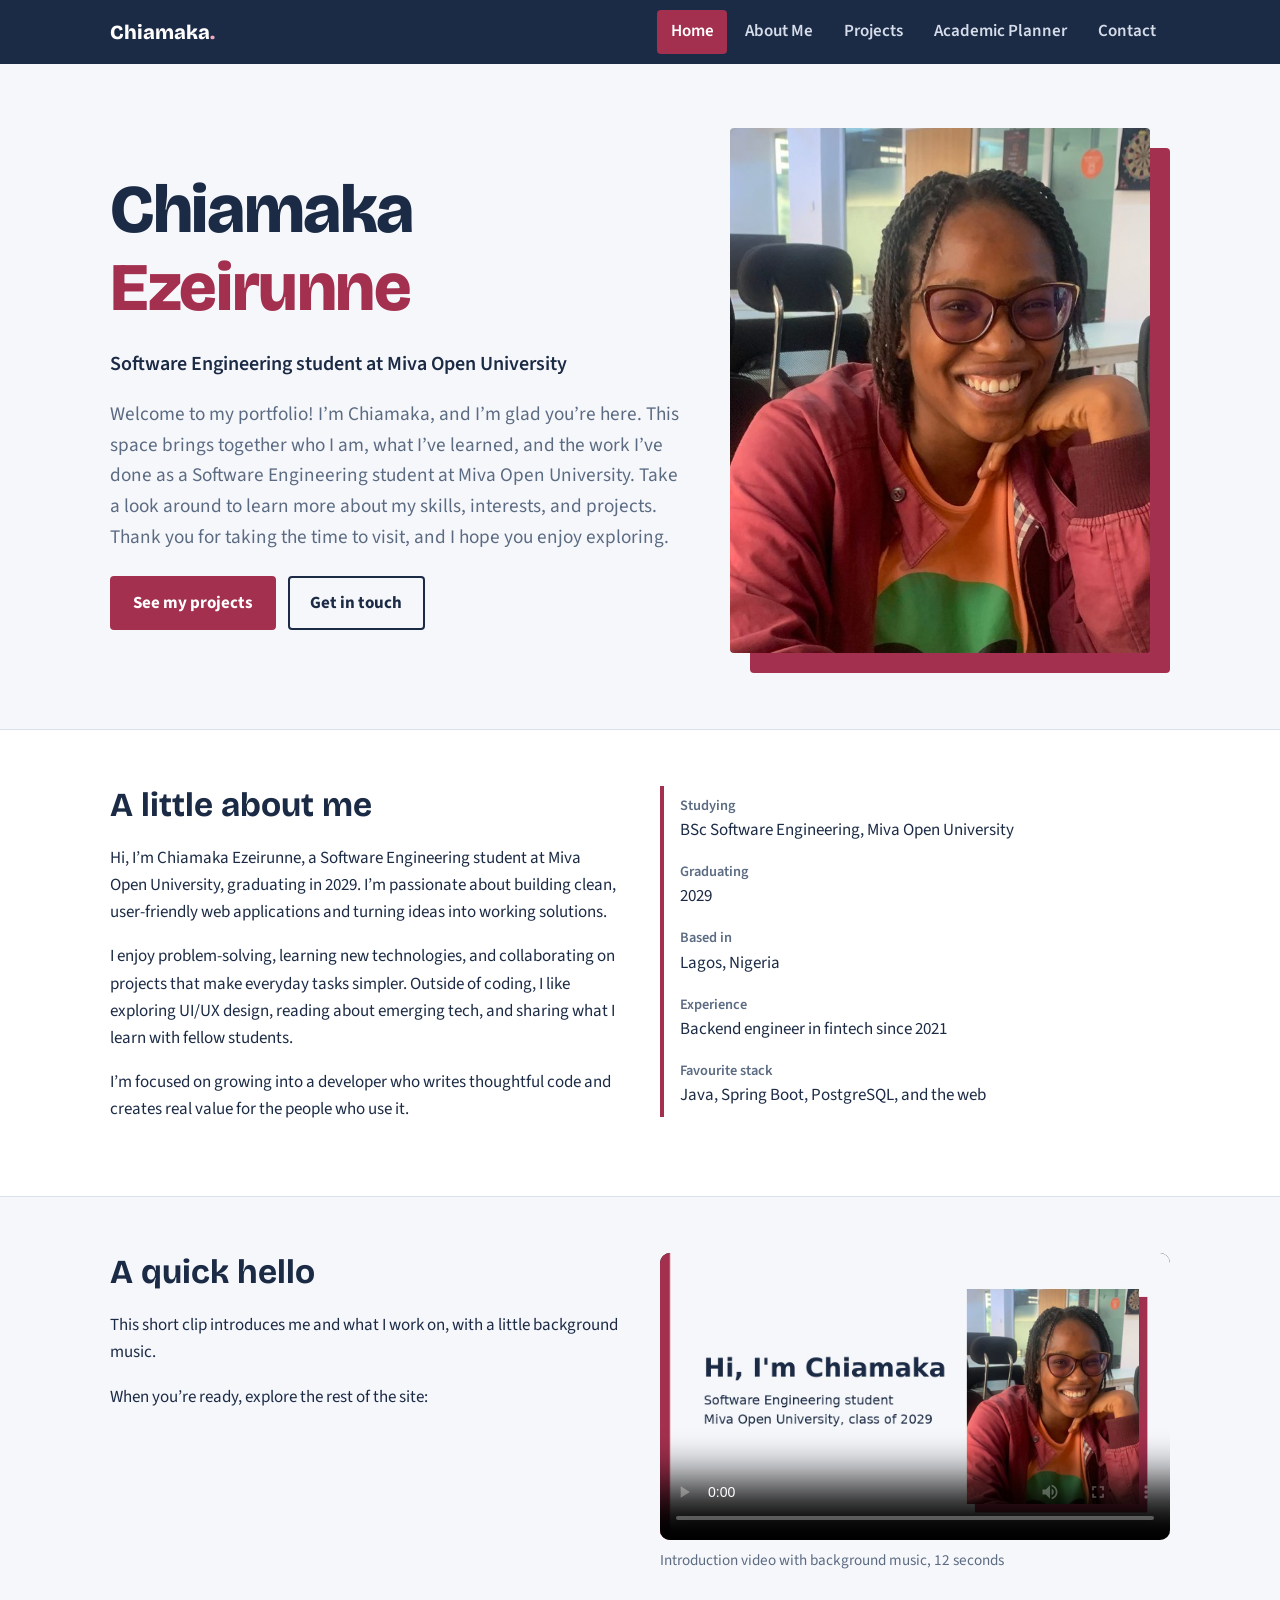
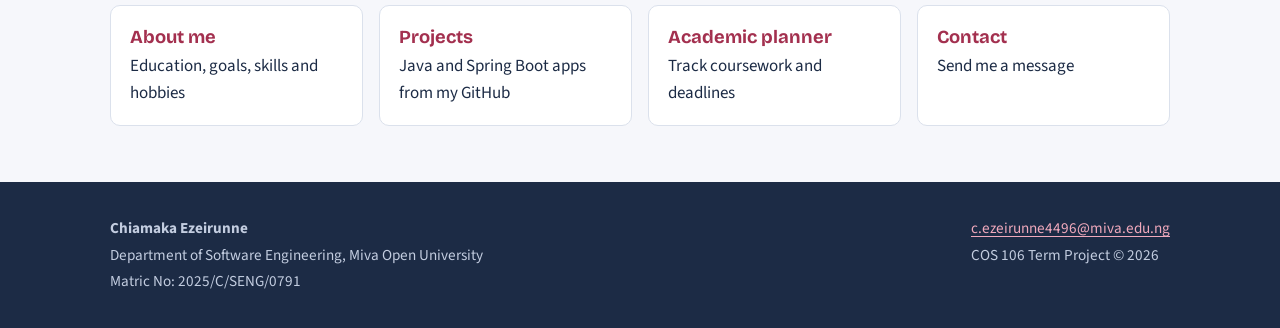
<file: index.html>
<!DOCTYPE html>
<html lang="en">
<head>
  <meta charset="UTF-8">
  <meta name="viewport" content="width=device-width, initial-scale=1">
  <meta name="description" content="Portfolio of Chiamaka Ezeirunne, Software Engineering student at Miva Open University.">
  <title>Home | Chiamaka Ezeirunne</title>
  <link rel="preconnect" href="https://fonts.googleapis.com">
  <link rel="preconnect" href="https://fonts.gstatic.com" crossorigin>
  <link href="https://fonts.googleapis.com/css2?family=Bricolage+Grotesque:wght@600;700;800&family=Source+Sans+3:wght@400;600;700&display=swap" rel="stylesheet">
  <link rel="stylesheet" href="css/style.css">
</head>
<body>
  <a class="skip-link" href="#main">Skip to main content</a>
  <header class="site-header">
    <nav class="nav container" aria-label="Main navigation">
      <a class="brand" href="index.html">Chiamaka<span>.</span></a>
      <button class="nav-toggle" type="button" aria-expanded="false" aria-controls="nav-links">Menu</button>
      <ul class="nav-links" id="nav-links">
        <li><a href="index.html" aria-current="page">Home</a></li>
        <li><a href="about.html">About Me</a></li>
        <li><a href="projects.html">Projects</a></li>
        <li><a href="planner.html">Academic Planner</a></li>
        <li><a href="contact.html">Contact</a></li>
      </ul>
    </nav>
  </header>

  <main id="main">
    <section class="hero">
      <div class="container hero__grid">
        <div>
          <h1 class="hero__name">Chiamaka <span>Ezeirunne</span></h1>
          <p class="hero__role">Software Engineering student at Miva Open University</p>
          <p class="lead">Welcome to my portfolio! I&rsquo;m Chiamaka, and I&rsquo;m glad you&rsquo;re here. This space brings together who I am, what I&rsquo;ve learned, and the work I&rsquo;ve done as a Software Engineering student at Miva Open University. Take a look around to learn more about my skills, interests, and projects. Thank you for taking the time to visit, and I hope you enjoy exploring.</p>
          <div class="hero__actions">
            <a class="btn" href="projects.html">See my projects</a>
            <a class="btn btn--ghost" href="contact.html">Get in touch</a>
          </div>
        </div>
        <figure class="portrait">
          <img src="images/chiamaka.jpg" alt="Chiamaka Ezeirunne smiling at her desk, wearing glasses and a maroon jacket" width="640" height="800">
        </figure>
      </div>
    </section>

    <section class="section section--white" aria-labelledby="bio-heading">
      <div class="container split">
        <article class="prose">
          <h2 id="bio-heading">A little about me</h2>
          <p>Hi, I&rsquo;m Chiamaka Ezeirunne, a Software Engineering student at Miva Open University, graduating in 2029. I&rsquo;m passionate about building clean, user-friendly web applications and turning ideas into working solutions.</p>
          <p>I enjoy problem-solving, learning new technologies, and collaborating on projects that make everyday tasks simpler. Outside of coding, I like exploring UI/UX design, reading about emerging tech, and sharing what I learn with fellow students.</p>
          <p>I&rsquo;m focused on growing into a developer who writes thoughtful code and creates real value for the people who use it.</p>
        </article>
        <ul class="facts" aria-label="Quick facts">
          <li><strong>Studying</strong>BSc Software Engineering, Miva Open University</li>
          <li><strong>Graduating</strong>2029</li>
          <li><strong>Based in</strong>Lagos, Nigeria</li>
          <li><strong>Experience</strong>Backend engineer in fintech since 2021</li>
          <li><strong>Favourite stack</strong>Java, Spring Boot, PostgreSQL, and the web</li>
        </ul>
      </div>
    </section>

    <section class="section" aria-labelledby="video-heading">
      <div class="container split">
        <div class="prose">
          <h2 id="video-heading">A quick hello</h2>
          <p>This short clip introduces me and what I work on, with a little background music.</p>
          <p>When you&rsquo;re ready, explore the rest of the site:</p>
        </div>
        <figure class="video-frame">
          <video controls playsinline preload="metadata" poster="media/intro-poster.jpg">
            <source src="media/intro.mp4" type="video/mp4">
            Your browser does not support the video element.
          </video>
          <figcaption>Introduction video with background music, 12 seconds</figcaption>
        </figure>
      </div>
      <div class="container" style="margin-top:2rem">
        <ul class="page-links">
          <li><a href="about.html"><strong>About me</strong>Education, goals, skills and hobbies</a></li>
          <li><a href="projects.html"><strong>Projects</strong>Java and Spring Boot apps from my GitHub</a></li>
          <li><a href="planner.html"><strong>Academic planner</strong>Track coursework and deadlines</a></li>
          <li><a href="contact.html"><strong>Contact</strong>Send me a message</a></li>
        </ul>
      </div>
    </section>
  </main>
  <footer class="site-footer">
    <div class="container footer-grid">
      <div>
        <p><strong>Chiamaka Ezeirunne</strong></p>
        <p>Department of Software Engineering, Miva Open University</p>
        <p>Matric No: 2025/C/SENG/0791</p>
      </div>
      <div>
        <p><a href="mailto:c.ezeirunne4496@miva.edu.ng">c.ezeirunne4496@miva.edu.ng</a></p>
        <p>COS 106 Term Project &copy; <span id="year">2026</span></p>
      </div>
    </div>
  </footer>
  <script src="js/main.js"></script>
</body>
</html>
</file>
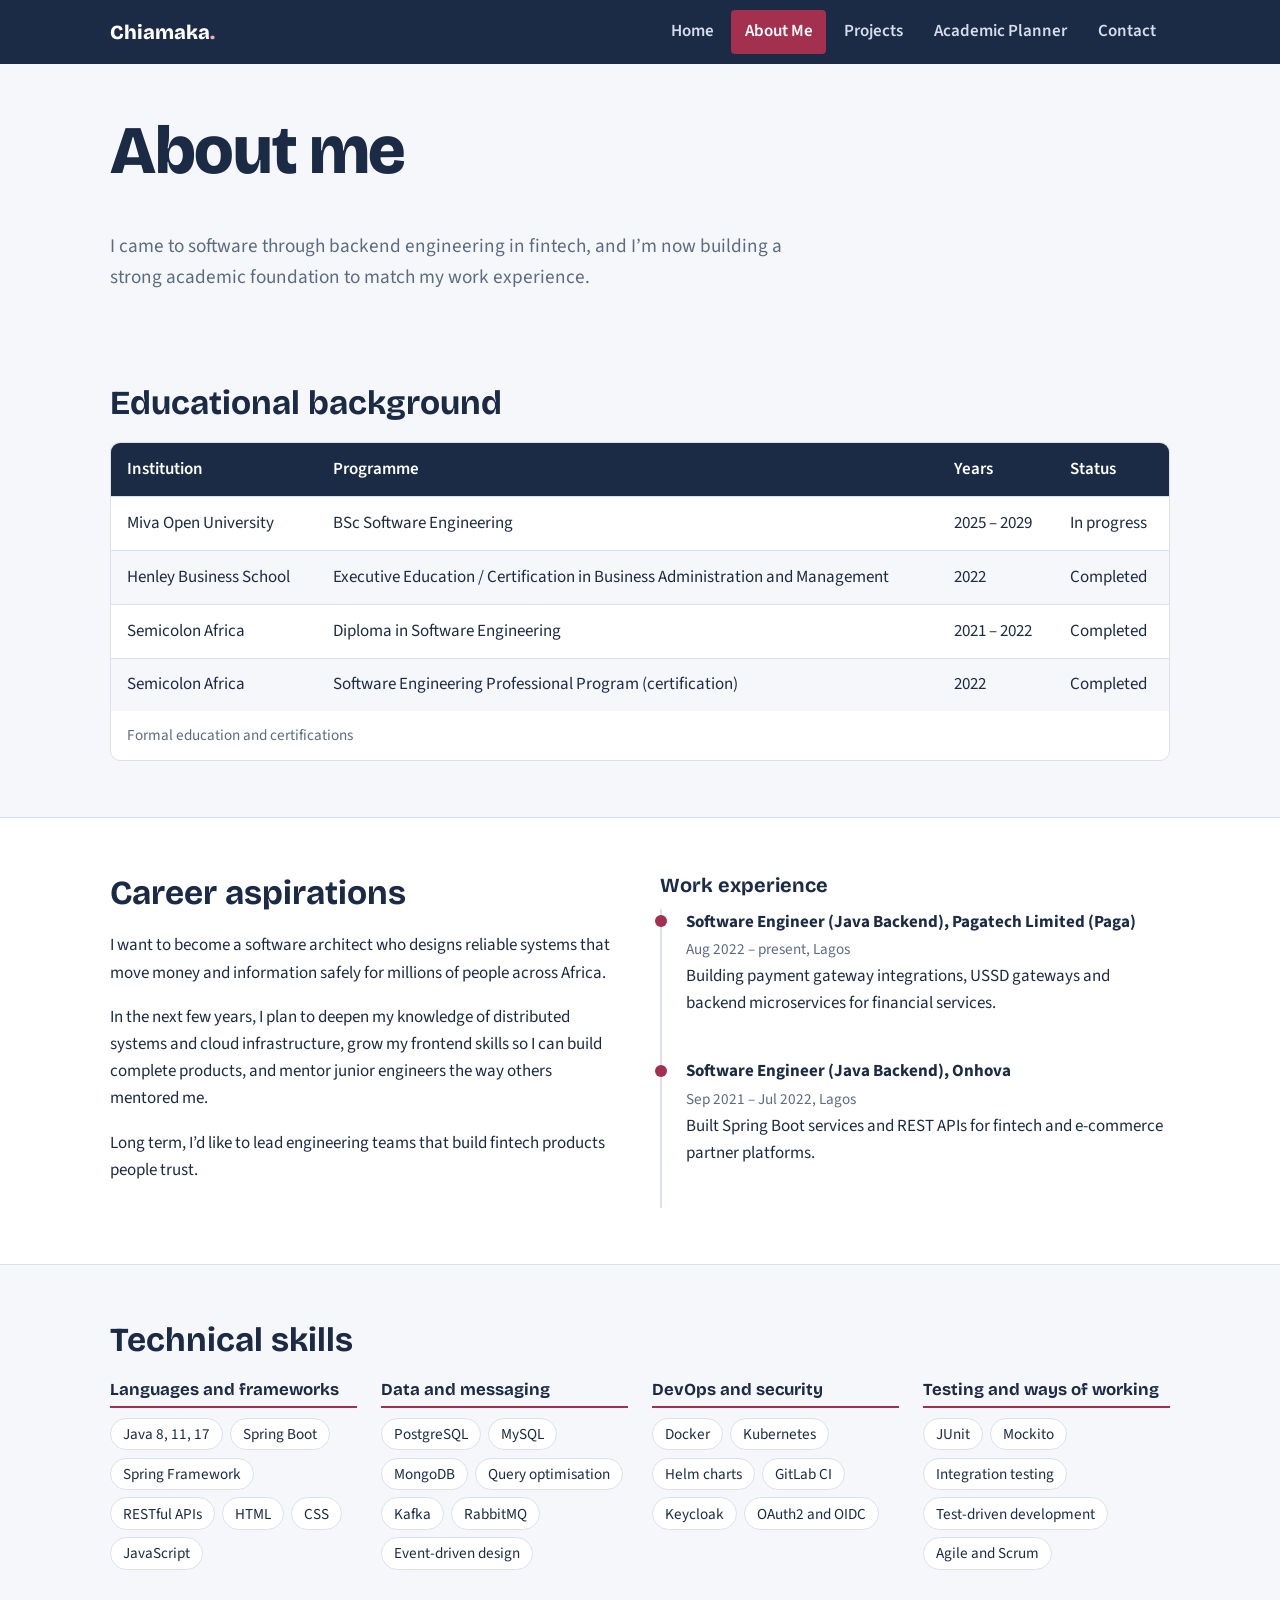
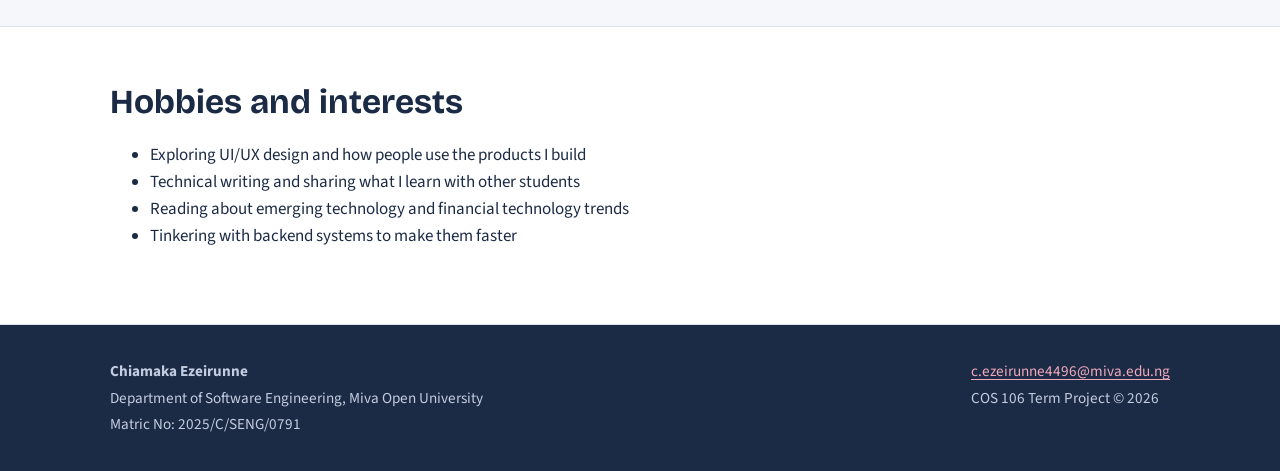
<file: about.html>
<!DOCTYPE html>
<html lang="en">
<head>
  <meta charset="UTF-8">
  <meta name="viewport" content="width=device-width, initial-scale=1">
  <meta name="description" content="Education, career aspirations, skills and interests of Chiamaka Ezeirunne.">
  <title>About Me | Chiamaka Ezeirunne</title>
  <link rel="preconnect" href="https://fonts.googleapis.com">
  <link rel="preconnect" href="https://fonts.gstatic.com" crossorigin>
  <link href="https://fonts.googleapis.com/css2?family=Bricolage+Grotesque:wght@600;700;800&family=Source+Sans+3:wght@400;600;700&display=swap" rel="stylesheet">
  <link rel="stylesheet" href="css/style.css">
</head>
<body>
  <a class="skip-link" href="#main">Skip to main content</a>
  <header class="site-header">
    <nav class="nav container" aria-label="Main navigation">
      <a class="brand" href="index.html">Chiamaka<span>.</span></a>
      <button class="nav-toggle" type="button" aria-expanded="false" aria-controls="nav-links">Menu</button>
      <ul class="nav-links" id="nav-links">
        <li><a href="index.html">Home</a></li>
        <li><a href="about.html" aria-current="page">About Me</a></li>
        <li><a href="projects.html">Projects</a></li>
        <li><a href="planner.html">Academic Planner</a></li>
        <li><a href="contact.html">Contact</a></li>
      </ul>
    </nav>
  </header>

  <main id="main">
    <header class="page-head">
      <div class="container prose">
        <h1>About me</h1>
        <p class="lead">I came to software through backend engineering in fintech, and I&rsquo;m now building a strong academic foundation to match my work experience.</p>
      </div>
    </header>

    <section class="section" aria-labelledby="edu-heading">
      <div class="container">
        <h2 id="edu-heading">Educational background</h2>
        <div class="table-wrap">
          <table>
            <caption class="note" style="caption-side:bottom;text-align:left;padding:0.75rem 1rem">Formal education and certifications</caption>
            <thead>
              <tr>
                <th scope="col">Institution</th>
                <th scope="col">Programme</th>
                <th scope="col">Years</th>
                <th scope="col">Status</th>
              </tr>
            </thead>
            <tbody>
              <tr>
                <td>Miva Open University</td>
                <td>BSc Software Engineering</td>
                <td>2025 &ndash; 2029</td>
                <td>In progress</td>
              </tr>
              <tr>
                <td>Henley Business School</td>
                <td>Executive Education / Certification in Business Administration and Management</td>
                <td>2022</td>
                <td>Completed</td>
              </tr>
              <tr>
                <td>Semicolon Africa</td>
                <td>Diploma in Software Engineering</td>
                <td>2021 &ndash; 2022</td>
                <td>Completed</td>
              </tr>
              <tr>
                <td>Semicolon Africa</td>
                <td>Software Engineering Professional Program (certification)</td>
                <td>2022</td>
                <td>Completed</td>
              </tr>
            </tbody>
          </table>
        </div>
      </div>
    </section>

    <section class="section section--white" aria-labelledby="career-heading">
      <div class="container split">
        <div class="prose">
          <h2 id="career-heading">Career aspirations</h2>
          <p>I want to become a software architect who designs reliable systems that move money and information safely for millions of people across Africa.</p>
          <p>In the next few years, I plan to deepen my knowledge of distributed systems and cloud infrastructure, grow my frontend skills so I can build complete products, and mentor junior engineers the way others mentored me.</p>
          <p>Long term, I&rsquo;d like to lead engineering teams that build fintech products people trust.</p>
        </div>
        <div>
          <h3>Work experience</h3>
          <ol class="timeline">
            <li>
              <strong>Software Engineer (Java Backend), Pagatech Limited (Paga)</strong><br>
              <span class="when">Aug 2022 &ndash; present, Lagos</span>
              <p>Building payment gateway integrations, USSD gateways and backend microservices for financial services.</p>
            </li>
            <li>
              <strong>Software Engineer (Java Backend), Onhova</strong><br>
              <span class="when">Sep 2021 &ndash; Jul 2022, Lagos</span>
              <p>Built Spring Boot services and REST APIs for fintech and e-commerce partner platforms.</p>
            </li>
          </ol>
        </div>
      </div>
    </section>

    <section class="section" aria-labelledby="skills-heading">
      <div class="container">
        <h2 id="skills-heading">Technical skills</h2>
        <div class="skill-groups">
          <div class="skill-group">
            <h3>Languages and frameworks</h3>
            <ul class="tags">
              <li>Java 8, 11, 17</li><li>Spring Boot</li><li>Spring Framework</li><li>RESTful APIs</li><li>HTML</li><li>CSS</li><li>JavaScript</li>
            </ul>
          </div>
          <div class="skill-group">
            <h3>Data and messaging</h3>
            <ul class="tags">
              <li>PostgreSQL</li><li>MySQL</li><li>MongoDB</li><li>Query optimisation</li><li>Kafka</li><li>RabbitMQ</li><li>Event-driven design</li>
            </ul>
          </div>
          <div class="skill-group">
            <h3>DevOps and security</h3>
            <ul class="tags">
              <li>Docker</li><li>Kubernetes</li><li>Helm charts</li><li>GitLab CI</li><li>Keycloak</li><li>OAuth2 and OIDC</li>
            </ul>
          </div>
          <div class="skill-group">
            <h3>Testing and ways of working</h3>
            <ul class="tags">
              <li>JUnit</li><li>Mockito</li><li>Integration testing</li><li>Test-driven development</li><li>Agile and Scrum</li>
            </ul>
          </div>
        </div>
      </div>
    </section>

    <section class="section section--white" aria-labelledby="hobbies-heading">
      <div class="container prose">
        <h2 id="hobbies-heading">Hobbies and interests</h2>
        <ul>
          <li>Exploring UI/UX design and how people use the products I build</li>
          <li>Technical writing and sharing what I learn with other students</li>
          <li>Reading about emerging technology and financial technology trends</li>
          <li>Tinkering with backend systems to make them faster</li>
        </ul>
      </div>
    </section>
  </main>
  <footer class="site-footer">
    <div class="container footer-grid">
      <div>
        <p><strong>Chiamaka Ezeirunne</strong></p>
        <p>Department of Software Engineering, Miva Open University</p>
        <p>Matric No: 2025/C/SENG/0791</p>
      </div>
      <div>
        <p><a href="mailto:c.ezeirunne4496@miva.edu.ng">c.ezeirunne4496@miva.edu.ng</a></p>
        <p>COS 106 Term Project &copy; <span id="year">2026</span></p>
      </div>
    </div>
  </footer>
  <script src="js/main.js"></script>
</body>
</html>
</file>
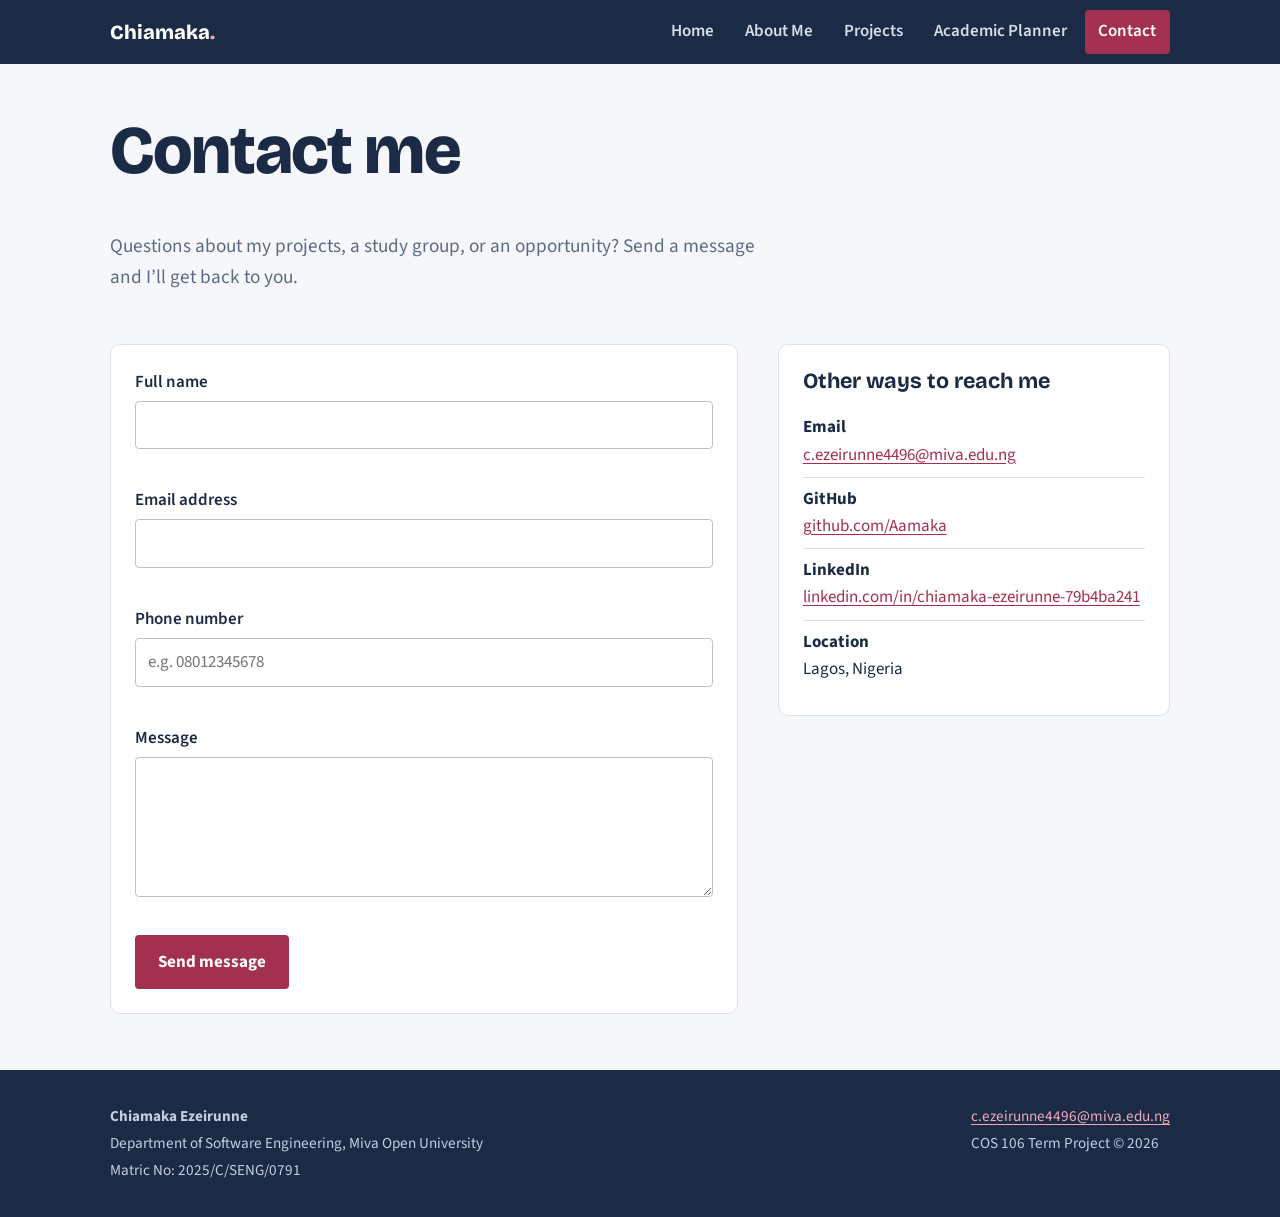
<file: contact.html>
<!DOCTYPE html>
<html lang="en">
<head>
  <meta charset="UTF-8">
  <meta name="viewport" content="width=device-width, initial-scale=1">
  <meta name="description" content="Contact Chiamaka Ezeirunne.">
  <title>Contact | Chiamaka Ezeirunne</title>
  <link rel="preconnect" href="https://fonts.googleapis.com">
  <link rel="preconnect" href="https://fonts.gstatic.com" crossorigin>
  <link href="https://fonts.googleapis.com/css2?family=Bricolage+Grotesque:wght@600;700;800&family=Source+Sans+3:wght@400;600;700&display=swap" rel="stylesheet">
  <link rel="stylesheet" href="css/style.css">
</head>
<body>
  <a class="skip-link" href="#main">Skip to main content</a>
  <header class="site-header">
    <nav class="nav container" aria-label="Main navigation">
      <a class="brand" href="index.html">Chiamaka<span>.</span></a>
      <button class="nav-toggle" type="button" aria-expanded="false" aria-controls="nav-links">Menu</button>
      <ul class="nav-links" id="nav-links">
        <li><a href="index.html">Home</a></li>
        <li><a href="about.html">About Me</a></li>
        <li><a href="projects.html">Projects</a></li>
        <li><a href="planner.html">Academic Planner</a></li>
        <li><a href="contact.html" aria-current="page">Contact</a></li>
      </ul>
    </nav>
  </header>

  <main id="main">
    <header class="page-head">
      <div class="container prose">
        <h1>Contact me</h1>
        <p class="lead">Questions about my projects, a study group, or an opportunity? Send a message and I&rsquo;ll get back to you.</p>
      </div>
    </header>

    <section class="section" style="padding-top:1rem">
      <div class="container contact-grid">
        <form id="contact-form" class="contact-card" novalidate>
          <div id="form-status" role="status" aria-live="polite"></div>
            <div class="field">
              <label for="name">Full name</label>
              <input type="text" id="name" name="name" autocomplete="name">
              <span class="error-msg" id="name-error"></span>
            </div>
            <div class="field">
              <label for="email">Email address</label>
              <input type="email" id="email" name="email" autocomplete="email">
              <span class="error-msg" id="email-error"></span>
            </div>
            <div class="field">
              <label for="phone">Phone number</label>
              <input type="tel" id="phone" name="phone" autocomplete="tel" inputmode="numeric" placeholder="e.g. 08012345678">
              <span class="error-msg" id="phone-error"></span>
            </div>
            <div class="field">
              <label for="message">Message</label>
              <textarea id="message" name="message" ></textarea>
              <span class="error-msg" id="message-error"></span>
            </div>
          <button class="btn" type="submit">Send message</button>
        </form>

        <aside class="contact-card" aria-labelledby="elsewhere-heading">
          <h2 id="elsewhere-heading" style="font-size:1.35rem">Other ways to reach me</h2>
          <ul>
            <li><strong>Email</strong><br><a href="mailto:c.ezeirunne4496@miva.edu.ng">c.ezeirunne4496@miva.edu.ng</a></li>
            <li><strong>GitHub</strong><br><a href="https://github.com/Aamaka" target="_blank" rel="noopener">github.com/Aamaka</a></li>
            <li><strong>LinkedIn</strong><br><a href="https://www.linkedin.com/in/chiamaka-ezeirunne-79b4ba241/" target="_blank" rel="noopener">linkedin.com/in/chiamaka-ezeirunne-79b4ba241</a></li>
            <li><strong>Location</strong><br>Lagos, Nigeria</li>
          </ul>
        </aside>
      </div>
    </section>
  </main>
  <footer class="site-footer">
    <div class="container footer-grid">
      <div>
        <p><strong>Chiamaka Ezeirunne</strong></p>
        <p>Department of Software Engineering, Miva Open University</p>
        <p>Matric No: 2025/C/SENG/0791</p>
      </div>
      <div>
        <p><a href="mailto:c.ezeirunne4496@miva.edu.ng">c.ezeirunne4496@miva.edu.ng</a></p>
        <p>COS 106 Term Project &copy; <span id="year">2026</span></p>
      </div>
    </div>
  </footer>
  <script src="js/main.js"></script>
  <script src="js/contact.js"></script>
</body>
</html>
</file>
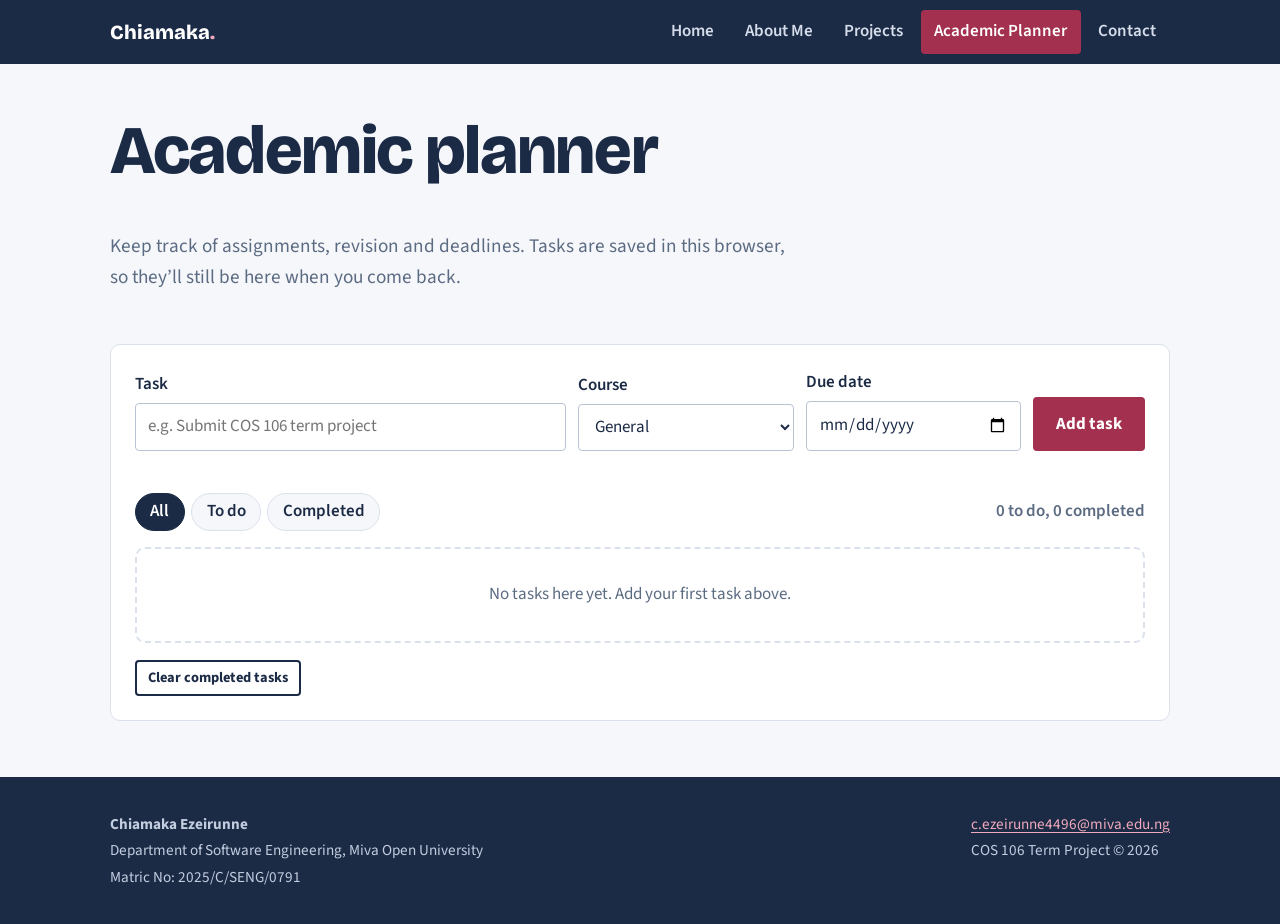
<file: planner.html>
<!DOCTYPE html>
<html lang="en">
<head>
  <meta charset="UTF-8">
  <meta name="viewport" content="width=device-width, initial-scale=1">
  <meta name="description" content="Interactive academic task planner.">
  <title>Academic Planner | Chiamaka Ezeirunne</title>
  <link rel="preconnect" href="https://fonts.googleapis.com">
  <link rel="preconnect" href="https://fonts.gstatic.com" crossorigin>
  <link href="https://fonts.googleapis.com/css2?family=Bricolage+Grotesque:wght@600;700;800&family=Source+Sans+3:wght@400;600;700&display=swap" rel="stylesheet">
  <link rel="stylesheet" href="css/style.css">
</head>
<body>
  <a class="skip-link" href="#main">Skip to main content</a>
  <header class="site-header">
    <nav class="nav container" aria-label="Main navigation">
      <a class="brand" href="index.html">Chiamaka<span>.</span></a>
      <button class="nav-toggle" type="button" aria-expanded="false" aria-controls="nav-links">Menu</button>
      <ul class="nav-links" id="nav-links">
        <li><a href="index.html">Home</a></li>
        <li><a href="about.html">About Me</a></li>
        <li><a href="projects.html">Projects</a></li>
        <li><a href="planner.html" aria-current="page">Academic Planner</a></li>
        <li><a href="contact.html">Contact</a></li>
      </ul>
    </nav>
  </header>

  <main id="main">
    <header class="page-head">
      <div class="container prose">
        <h1>Academic planner</h1>
        <p class="lead">Keep track of assignments, revision and deadlines. Tasks are saved in this browser, so they&rsquo;ll still be here when you come back.</p>
      </div>
    </header>

    <section class="section" style="padding-top:1rem">
      <div class="container">
        <div class="planner">
          <form class="task-form" id="task-form" novalidate>
            <div class="field">
              <label for="task-input">Task</label>
              <input type="text" id="task-input" placeholder="e.g. Submit COS 106 term project" maxlength="120">
            </div>
            <div class="field">
              <label for="task-course">Course</label>
              <select id="task-course">
                <option value="General">General</option>
                <option value="COS 106">COS 106</option>
                <option value="COS 101">COS 101</option>
                <option value="MTH 101">MTH 101</option>
                <option value="GST 101">GST 101</option>
              </select>
            </div>
            <div class="field">
              <label for="task-date">Due date</label>
              <input type="date" id="task-date">
            </div>
            <button class="btn" type="submit">Add task</button>
          </form>
          <p class="error-msg" id="task-error" role="alert"></p>

          <div class="toolbar">
            <div class="filters" role="group" aria-label="Filter tasks">
              <button class="filter-btn" type="button" data-filter="all" aria-pressed="true">All</button>
              <button class="filter-btn" type="button" data-filter="active" aria-pressed="false">To do</button>
              <button class="filter-btn" type="button" data-filter="completed" aria-pressed="false">Completed</button>
            </div>
            <span class="task-count" id="task-count" aria-live="polite"></span>
          </div>

          <ul class="task-list" id="task-list"></ul>
          <p class="empty-state" id="empty-state" hidden>No tasks here yet. Add your first task above.</p>

          <div style="margin-top:1rem">
            <button class="btn btn--ghost btn--small" type="button" id="clear-completed">Clear completed tasks</button>
          </div>
        </div>
      </div>
    </section>
  </main>
  <footer class="site-footer">
    <div class="container footer-grid">
      <div>
        <p><strong>Chiamaka Ezeirunne</strong></p>
        <p>Department of Software Engineering, Miva Open University</p>
        <p>Matric No: 2025/C/SENG/0791</p>
      </div>
      <div>
        <p><a href="mailto:c.ezeirunne4496@miva.edu.ng">c.ezeirunne4496@miva.edu.ng</a></p>
        <p>COS 106 Term Project &copy; <span id="year">2026</span></p>
      </div>
    </div>
  </footer>
  <script src="js/main.js"></script>
  <script src="js/planner.js"></script>
</body>
</html>
</file>
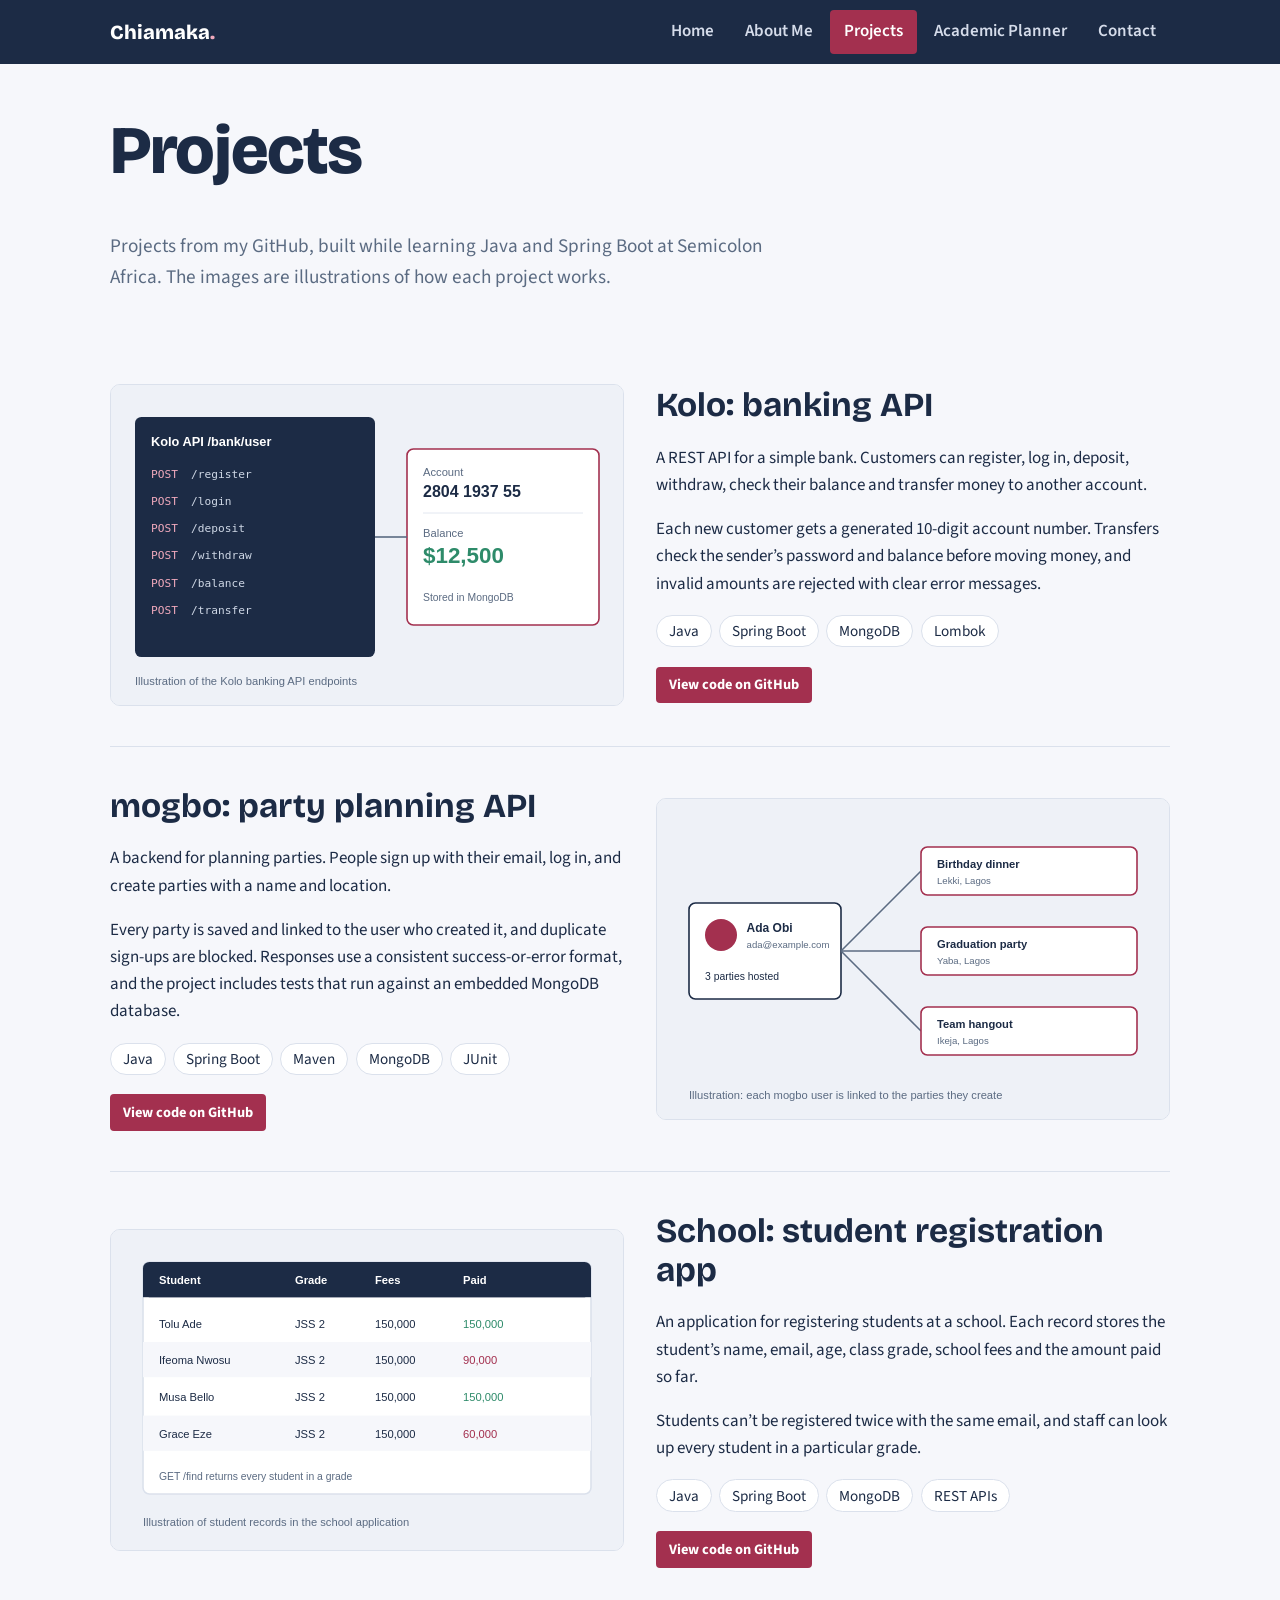
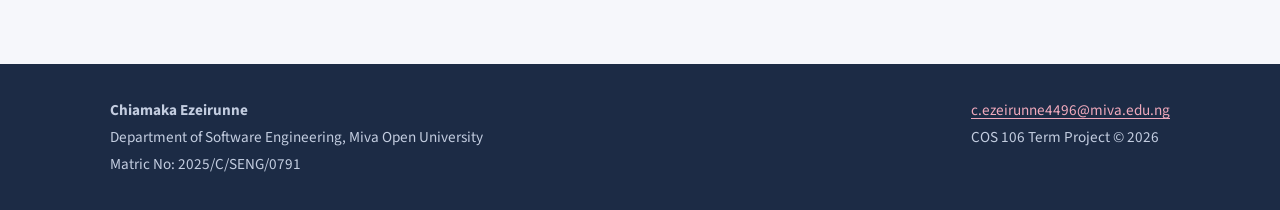
<file: projects.html>
<!DOCTYPE html>
<html lang="en">
<head>
  <meta charset="UTF-8">
  <meta name="viewport" content="width=device-width, initial-scale=1">
  <meta name="description" content="Selected backend and web projects by Chiamaka Ezeirunne.">
  <title>Projects | Chiamaka Ezeirunne</title>
  <link rel="preconnect" href="https://fonts.googleapis.com">
  <link rel="preconnect" href="https://fonts.gstatic.com" crossorigin>
  <link href="https://fonts.googleapis.com/css2?family=Bricolage+Grotesque:wght@600;700;800&family=Source+Sans+3:wght@400;600;700&display=swap" rel="stylesheet">
  <link rel="stylesheet" href="css/style.css">
</head>
<body>
  <a class="skip-link" href="#main">Skip to main content</a>
  <header class="site-header">
    <nav class="nav container" aria-label="Main navigation">
      <a class="brand" href="index.html">Chiamaka<span>.</span></a>
      <button class="nav-toggle" type="button" aria-expanded="false" aria-controls="nav-links">Menu</button>
      <ul class="nav-links" id="nav-links">
        <li><a href="index.html">Home</a></li>
        <li><a href="about.html">About Me</a></li>
        <li><a href="projects.html" aria-current="page">Projects</a></li>
        <li><a href="planner.html">Academic Planner</a></li>
        <li><a href="contact.html">Contact</a></li>
      </ul>
    </nav>
  </header>

  <main id="main">
    <header class="page-head">
      <div class="container prose">
        <h1>Projects</h1>
        <p class="lead">Projects from my GitHub, built while learning Java and Spring Boot at Semicolon Africa. The images are illustrations of how each project works.</p>
      </div>
    </header>
    <section class="section" style="padding-top:1rem">
      <div class="container">
        <article class="project">
          <figure class="project__media">
            <img src="images/project-kolo.svg" alt="List of the Kolo API endpoints beside an account card showing an account number and balance" width="640" height="400" loading="lazy">
          </figure>
          <div>
            <h2>Kolo: banking API</h2>
            <p>A REST API for a simple bank. Customers can register, log in, deposit, withdraw, check their balance and transfer money to another account.</p>
            <p>Each new customer gets a generated 10-digit account number. Transfers check the sender&rsquo;s password and balance before moving money, and invalid amounts are rejected with clear error messages.</p>
            <ul class="tags" aria-label="Technologies used"><li>Java</li><li>Spring Boot</li><li>MongoDB</li><li>Lombok</li></ul>
            <div class="project__links">
              <a class="btn btn--small" href="https://github.com/Aamaka/Kolo" target="_blank" rel="noopener">View code on GitHub</a>
            </div>
          </div>
        </article>
        <article class="project">
          <figure class="project__media">
            <img src="images/project-mogbo.svg" alt="A user profile linked to three parties they created, each with a name and location" width="640" height="400" loading="lazy">
          </figure>
          <div>
            <h2>mogbo: party planning API</h2>
            <p>A backend for planning parties. People sign up with their email, log in, and create parties with a name and location.</p>
            <p>Every party is saved and linked to the user who created it, and duplicate sign-ups are blocked. Responses use a consistent success-or-error format, and the project includes tests that run against an embedded MongoDB database.</p>
            <ul class="tags" aria-label="Technologies used"><li>Java</li><li>Spring Boot</li><li>Maven</li><li>MongoDB</li><li>JUnit</li></ul>
            <div class="project__links">
              <a class="btn btn--small" href="https://github.com/Aamaka/mogbo" target="_blank" rel="noopener">View code on GitHub</a>
            </div>
          </div>
        </article>
        <article class="project">
          <figure class="project__media">
            <img src="images/project-school.svg" alt="A table of students with their grade, school fees and amount paid" width="640" height="400" loading="lazy">
          </figure>
          <div>
            <h2>School: student registration app</h2>
            <p>An application for registering students at a school. Each record stores the student&rsquo;s name, email, age, class grade, school fees and the amount paid so far.</p>
            <p>Students can&rsquo;t be registered twice with the same email, and staff can look up every student in a particular grade.</p>
            <ul class="tags" aria-label="Technologies used"><li>Java</li><li>Spring Boot</li><li>MongoDB</li><li>REST APIs</li></ul>
            <div class="project__links">
              <a class="btn btn--small" href="https://github.com/Aamaka/school" target="_blank" rel="noopener">View code on GitHub</a>
            </div>
          </div>
        </article>
      </div>
    </section>
  </main>
  <footer class="site-footer">
    <div class="container footer-grid">
      <div>
        <p><strong>Chiamaka Ezeirunne</strong></p>
        <p>Department of Software Engineering, Miva Open University</p>
        <p>Matric No: 2025/C/SENG/0791</p>
      </div>
      <div>
        <p><a href="mailto:c.ezeirunne4496@miva.edu.ng">c.ezeirunne4496@miva.edu.ng</a></p>
        <p>COS 106 Term Project &copy; <span id="year">2026</span></p>
      </div>
    </div>
  </footer>
  <script src="js/main.js"></script>
</body>
</html>
</file>
<file: css/style.css>
/* ==========================================================
   Chiamaka Ezeirunne - Portfolio stylesheet
   Colour scheme: navy ink, berry accent, mint for success
   ========================================================== */

:root {
  --ink: #1c2b45;
  --ink-soft: #5b6b82;
  --surface: #f6f7fb;
  --paper: #ffffff;
  --line: #dbe1ec;
  --berry: #a3304f;
  --berry-dark: #84233e;
  --berry-tint: #f7e6eb;
  --mint: #2e8b6a;
  --mint-tint: #e3f3ec;
  --error: #b42318;

  --font-display: "Bricolage Grotesque", "Segoe UI", Arial, sans-serif;
  --font-body: "Source Sans 3", "Segoe UI", Arial, sans-serif;

  --radius-sm: 4px;
  --radius-md: 10px;
  --max: 1100px;
}

*,
*::before,
*::after {
  box-sizing: border-box;
}

html {
  scroll-behavior: smooth;
}

body {
  margin: 0;
  font-family: var(--font-body);
  font-size: 1.0625rem;
  line-height: 1.6;
  color: var(--ink);
  background: var(--surface);
  display: flex;
  flex-direction: column;
  min-height: 100vh;
}

main {
  flex: 1;
}

img,
video {
  max-width: 100%;
  height: auto;
  display: block;
}

h1,
h2,
h3 {
  font-family: var(--font-display);
  line-height: 1.15;
  margin: 0 0 0.6em;
}

h1 { font-size: clamp(2.4rem, 6vw, 4.25rem); font-weight: 800; letter-spacing: -0.02em; }
h2 { font-size: clamp(1.6rem, 3vw, 2.1rem); font-weight: 700; }
h3 { font-size: 1.25rem; font-weight: 700; }

p { margin: 0 0 1em; }

figure { margin: 0; }

a {
  color: var(--berry);
  text-underline-offset: 3px;
}

a:hover { color: var(--berry-dark); }

:focus-visible {
  outline: 3px solid var(--berry);
  outline-offset: 2px;
}

.container {
  width: 100%;
  max-width: var(--max);
  margin: 0 auto;
  padding: 0 1.25rem;
}

.section {
  padding: 3.5rem 0;
}

.section--white {
  background: var(--paper);
  border-top: 1px solid var(--line);
  border-bottom: 1px solid var(--line);
}

.prose {
  max-width: 68ch;
}

/* When .prose sits on a container, keep the page width and limit the text inside */
.container.prose {
  max-width: var(--max);
}

.container.prose > * {
  max-width: 68ch;
}

.lead {
  font-size: 1.2rem;
  color: var(--ink-soft);
}

.skip-link {
  position: absolute;
  left: -999px;
  top: 0;
  background: var(--ink);
  color: #fff;
  padding: 0.5rem 1rem;
  z-index: 100;
}

.skip-link:focus { left: 1rem; }

/* ---------- Header and navigation (Flexbox) ---------- */

.site-header {
  background: var(--ink);
  position: sticky;
  top: 0;
  z-index: 50;
}

.nav {
  display: flex;
  align-items: center;
  justify-content: space-between;
  min-height: 64px;
}

.brand {
  font-family: var(--font-display);
  font-weight: 800;
  font-size: 1.25rem;
  color: #fff;
  text-decoration: none;
}

.brand span { color: #f0a9bc; }
.brand:hover { color: #fff; }

.nav-toggle {
  display: none;
  background: none;
  border: 2px solid #ffffff55;
  border-radius: var(--radius-sm);
  color: #fff;
  font: inherit;
  font-weight: 600;
  padding: 0.35rem 0.8rem;
  cursor: pointer;
}

.nav-links {
  display: flex;
  gap: 0.25rem;
  list-style: none;
  margin: 0;
  padding: 0;
}

.nav-links a {
  display: block;
  color: #d5dcea;
  text-decoration: none;
  font-weight: 600;
  padding: 0.5rem 0.85rem;
  border-radius: var(--radius-sm);
  transition: background-color 0.2s ease, color 0.2s ease;
}

.nav-links a:hover {
  background: #ffffff1a;
  color: #fff;
}

.nav-links a[aria-current="page"] {
  background: var(--berry);
  color: #fff;
}

/* ---------- Buttons ---------- */

.btn {
  display: inline-block;
  font: inherit;
  font-weight: 700;
  padding: 0.7rem 1.3rem;
  border-radius: var(--radius-sm);
  border: 2px solid var(--berry);
  background: var(--berry);
  color: #fff;
  text-decoration: none;
  cursor: pointer;
  transition: background-color 0.2s ease, transform 0.15s ease;
}

.btn:hover {
  background: var(--berry-dark);
  border-color: var(--berry-dark);
  color: #fff;
}

.btn:active { transform: translateY(1px); }

.btn--ghost {
  background: transparent;
  color: var(--ink);
  border-color: var(--ink);
}

.btn--ghost:hover {
  background: var(--ink);
  border-color: var(--ink);
}

.btn--small {
  padding: 0.3rem 0.7rem;
  font-size: 0.9rem;
}

/* ---------- Homepage hero (Grid) ---------- */

.hero {
  padding: 4rem 0 3.5rem;
}

.hero__grid {
  display: grid;
  grid-template-columns: 1.3fr 1fr;
  gap: 3rem;
  align-items: center;
}

.hero__name {
  margin-bottom: 0.3em;
}

.hero__name span {
  display: block;
  color: var(--berry);
}

.hero__role {
  font-size: 1.25rem;
  font-weight: 600;
  margin-bottom: 1.2rem;
}

.hero__actions {
  display: flex;
  flex-wrap: wrap;
  gap: 0.75rem;
  margin-top: 1.5rem;
}

.portrait {
  position: relative;
  margin: 0 1.25rem 1.25rem 0;
}

.portrait::before {
  content: "";
  position: absolute;
  inset: 1.25rem -1.25rem -1.25rem 1.25rem;
  background: var(--berry);
  border-radius: var(--radius-sm);
}

.portrait img {
  position: relative;
  width: 100%;
  border-radius: var(--radius-sm);
  animation: settle 0.9s ease-out both;
}

@keyframes settle {
  from { transform: translate(1.25rem, 1.25rem); }
  to   { transform: translate(0, 0); }
}

/* ---------- Two-column layout ---------- */

.split {
  display: grid;
  grid-template-columns: 1fr 1fr;
  gap: 2.5rem;
  align-items: start;
}

.facts {
  list-style: none;
  margin: 0;
  padding: 0;
  border-left: 4px solid var(--berry);
}

.facts li {
  padding: 0.5rem 0 0.5rem 1rem;
}

.facts strong {
  display: block;
  font-size: 0.9rem;
  color: var(--ink-soft);
  font-weight: 600;
}

.video-frame video {
  width: 100%;
  border-radius: var(--radius-md);
  background: #000;
}

.video-frame figcaption {
  font-size: 0.95rem;
  color: var(--ink-soft);
  margin-top: 0.5rem;
}

.page-links {
  display: grid;
  grid-template-columns: repeat(auto-fit, minmax(220px, 1fr));
  gap: 1rem;
  list-style: none;
  padding: 0;
  margin: 0;
}

.page-links a {
  display: block;
  height: 100%;
  padding: 1.1rem 1.2rem;
  background: var(--paper);
  border: 1px solid var(--line);
  border-radius: var(--radius-md);
  text-decoration: none;
  color: var(--ink);
  transition: border-color 0.2s ease;
}

.page-links a:hover { border-color: var(--berry); }

.page-links strong {
  display: block;
  font-family: var(--font-display);
  font-size: 1.15rem;
  color: var(--berry);
}

/* ---------- Page header ---------- */

.page-head {
  padding: 3rem 0 1rem;
}

/* ---------- About page ---------- */

.table-wrap {
  overflow-x: auto;
  border: 1px solid var(--line);
  border-radius: var(--radius-md);
  background: var(--paper);
}

table {
  width: 100%;
  border-collapse: collapse;
  min-width: 560px;
}

th,
td {
  text-align: left;
  padding: 0.8rem 1rem;
  border-bottom: 1px solid var(--line);
  vertical-align: top;
}

thead th {
  background: var(--ink);
  color: #fff;
  font-weight: 600;
}

tbody tr:last-child td { border-bottom: 0; }
tbody tr:nth-child(even) { background: var(--surface); }

.skill-groups {
  display: grid;
  grid-template-columns: repeat(auto-fit, minmax(240px, 1fr));
  gap: 1.5rem;
}

.skill-group h3 {
  font-size: 1.05rem;
  border-bottom: 2px solid var(--berry);
  padding-bottom: 0.4rem;
}

.tags {
  display: flex;
  flex-wrap: wrap;
  gap: 0.45rem;
  list-style: none;
  padding: 0;
  margin: 0;
}

.tags li {
  background: var(--paper);
  border: 1px solid var(--line);
  border-radius: 999px;
  padding: 0.2rem 0.75rem;
  font-size: 0.95rem;
}

.timeline {
  list-style: none;
  margin: 0;
  padding: 0;
}

.timeline li {
  position: relative;
  padding: 0 0 1.5rem 1.5rem;
  border-left: 2px solid var(--line);
}

.timeline li::before {
  content: "";
  position: absolute;
  left: -7px;
  top: 0.4rem;
  width: 12px;
  height: 12px;
  border-radius: 50%;
  background: var(--berry);
}

.timeline .when {
  font-size: 0.95rem;
  color: var(--ink-soft);
}

/* ---------- Projects page ---------- */

.project {
  display: grid;
  grid-template-columns: 1fr 1fr;
  gap: 2rem;
  align-items: center;
  padding: 2.5rem 0;
  border-bottom: 1px solid var(--line);
}

.project:last-child { border-bottom: 0; }

.project:nth-child(even) .project__media { order: 2; }

.project__media img {
  width: 100%;
  border-radius: var(--radius-md);
  border: 1px solid var(--line);
  transition: transform 0.3s ease;
}

.project__media img:hover { transform: scale(1.02); }

.project__links {
  display: flex;
  flex-wrap: wrap;
  gap: 0.75rem;
  margin-top: 1.2rem;
}

.note {
  font-size: 0.95rem;
  color: var(--ink-soft);
}

/* ---------- Planner page ---------- */

.planner {
  background: var(--paper);
  border: 1px solid var(--line);
  border-radius: var(--radius-md);
  padding: 1.5rem;
}

.task-form {
  display: grid;
  grid-template-columns: 2fr 1fr 1fr auto;
  gap: 0.75rem;
  align-items: end;
}

.toolbar {
  display: flex;
  flex-wrap: wrap;
  justify-content: space-between;
  align-items: center;
  gap: 0.75rem;
  margin: 1.5rem 0 1rem;
}

.filters {
  display: flex;
  gap: 0.4rem;
}

.filter-btn {
  font: inherit;
  font-weight: 600;
  background: var(--surface);
  border: 1px solid var(--line);
  color: var(--ink);
  border-radius: 999px;
  padding: 0.3rem 0.9rem;
  cursor: pointer;
  transition: background-color 0.2s ease;
}

.filter-btn[aria-pressed="true"] {
  background: var(--ink);
  border-color: var(--ink);
  color: #fff;
}

.task-count {
  color: var(--ink-soft);
  font-weight: 600;
}

.task-list {
  list-style: none;
  margin: 0;
  padding: 0;
}

.task {
  display: flex;
  align-items: center;
  gap: 0.85rem;
  padding: 0.8rem 0.9rem;
  border: 1px solid var(--line);
  border-radius: var(--radius-sm);
  margin-bottom: 0.5rem;
  background: var(--paper);
  animation: task-in 0.25s ease-out;
  transition: background-color 0.25s ease;
}

@keyframes task-in {
  from { opacity: 0; transform: translateY(-6px); }
  to   { opacity: 1; transform: translateY(0); }
}

.task input[type="checkbox"] {
  width: 1.25rem;
  height: 1.25rem;
  accent-color: var(--mint);
  flex-shrink: 0;
}

.task__body {
  flex: 1;
  min-width: 0;
}

.task__text {
  display: block;
  font-weight: 600;
  overflow-wrap: anywhere;
}

.task__meta {
  font-size: 0.9rem;
  color: var(--ink-soft);
}

.task--done {
  background: var(--mint-tint);
}

.task--done .task__text {
  text-decoration: line-through;
  color: var(--ink-soft);
}

.task__delete {
  font: inherit;
  font-size: 0.9rem;
  font-weight: 600;
  background: none;
  border: 1px solid var(--line);
  color: var(--error);
  border-radius: var(--radius-sm);
  padding: 0.25rem 0.65rem;
  cursor: pointer;
  transition: background-color 0.2s ease;
}

.task__delete:hover { background: #fdecea; }

.empty-state {
  text-align: center;
  padding: 2rem 1rem;
  color: var(--ink-soft);
  border: 2px dashed var(--line);
  border-radius: var(--radius-md);
}

/* ---------- Forms ---------- */

.field {
  display: flex;
  flex-direction: column;
  gap: 0.3rem;
  margin-bottom: 1rem;
}

.task-form .field { margin-bottom: 0; }

label {
  font-weight: 600;
}

input,
select,
textarea {
  font: inherit;
  color: var(--ink);
  background: var(--paper);
  border: 1.5px solid #b9c3d4;
  border-radius: var(--radius-sm);
  padding: 0.6rem 0.75rem;
  width: 100%;
  transition: border-color 0.2s ease, box-shadow 0.2s ease;
}

input:focus,
select:focus,
textarea:focus {
  outline: none;
  border-color: var(--berry);
  box-shadow: 0 0 0 3px var(--berry-tint);
}

textarea {
  min-height: 140px;
  resize: vertical;
}

.field--invalid input,
.field--invalid textarea {
  border-color: var(--error);
}

.error-msg {
  color: var(--error);
  font-size: 0.92rem;
  min-height: 1.2em;
}

.form-status {
  padding: 0.9rem 1rem;
  border-radius: var(--radius-sm);
  margin-bottom: 1rem;
  font-weight: 600;
}

.form-status--success {
  background: var(--mint-tint);
  color: #1d5e47;
  border: 1px solid #a8d9c4;
}

.form-status--error {
  background: #fdecea;
  color: var(--error);
  border: 1px solid #f4c3bd;
}

.contact-grid {
  display: grid;
  grid-template-columns: 1.6fr 1fr;
  gap: 2.5rem;
  align-items: start;
}

.contact-card {
  background: var(--paper);
  border: 1px solid var(--line);
  border-radius: var(--radius-md);
  padding: 1.5rem;
}

.contact-card ul {
  list-style: none;
  padding: 0;
  margin: 0;
}

.contact-card li {
  padding: 0.5rem 0;
  border-bottom: 1px solid var(--line);
}

.contact-card li:last-child { border-bottom: 0; }

/* ---------- Footer ---------- */

.site-footer {
  background: var(--ink);
  color: #c3cde0;
  padding: 2rem 0;
  font-size: 0.95rem;
}

.footer-grid {
  display: flex;
  flex-wrap: wrap;
  justify-content: space-between;
  gap: 1rem;
}

.site-footer p { margin: 0.15rem 0; }
.site-footer a { color: #f0a9bc; }

/* ---------- Responsive: tablets and phones ---------- */

@media (max-width: 860px) {
  .hero__grid,
  .split,
  .project,
  .contact-grid {
    grid-template-columns: 1fr;
  }

  .hero__grid .portrait {
    max-width: 340px;
    order: -1;
  }

  .project:nth-child(even) .project__media { order: 0; }

  .task-form {
    grid-template-columns: 1fr 1fr;
  }

  .task-form .field:first-child {
    grid-column: 1 / -1;
  }

  .task-form .btn {
    grid-column: 1 / -1;
  }
}

@media (max-width: 720px) {
  .nav-toggle { display: block; }

  .nav { flex-wrap: wrap; }

  .nav-links {
    display: none;
    flex-direction: column;
    width: 100%;
    padding: 0.5rem 0 1rem;
  }

  .nav-links.is-open { display: flex; }

  .nav-links a { padding: 0.75rem 0.85rem; }

  .section { padding: 2.5rem 0; }

  .hero { padding-top: 2.5rem; }
}

@media (max-width: 480px) {
  .task-form { grid-template-columns: 1fr; }

  .task { flex-wrap: wrap; }

  .toolbar { flex-direction: column; align-items: flex-start; }
}

@media (prefers-reduced-motion: reduce) {
  *,
  *::before,
  *::after {
    animation: none !important;
    transition: none !important;
    scroll-behavior: auto !important;
  }
}
</file>
